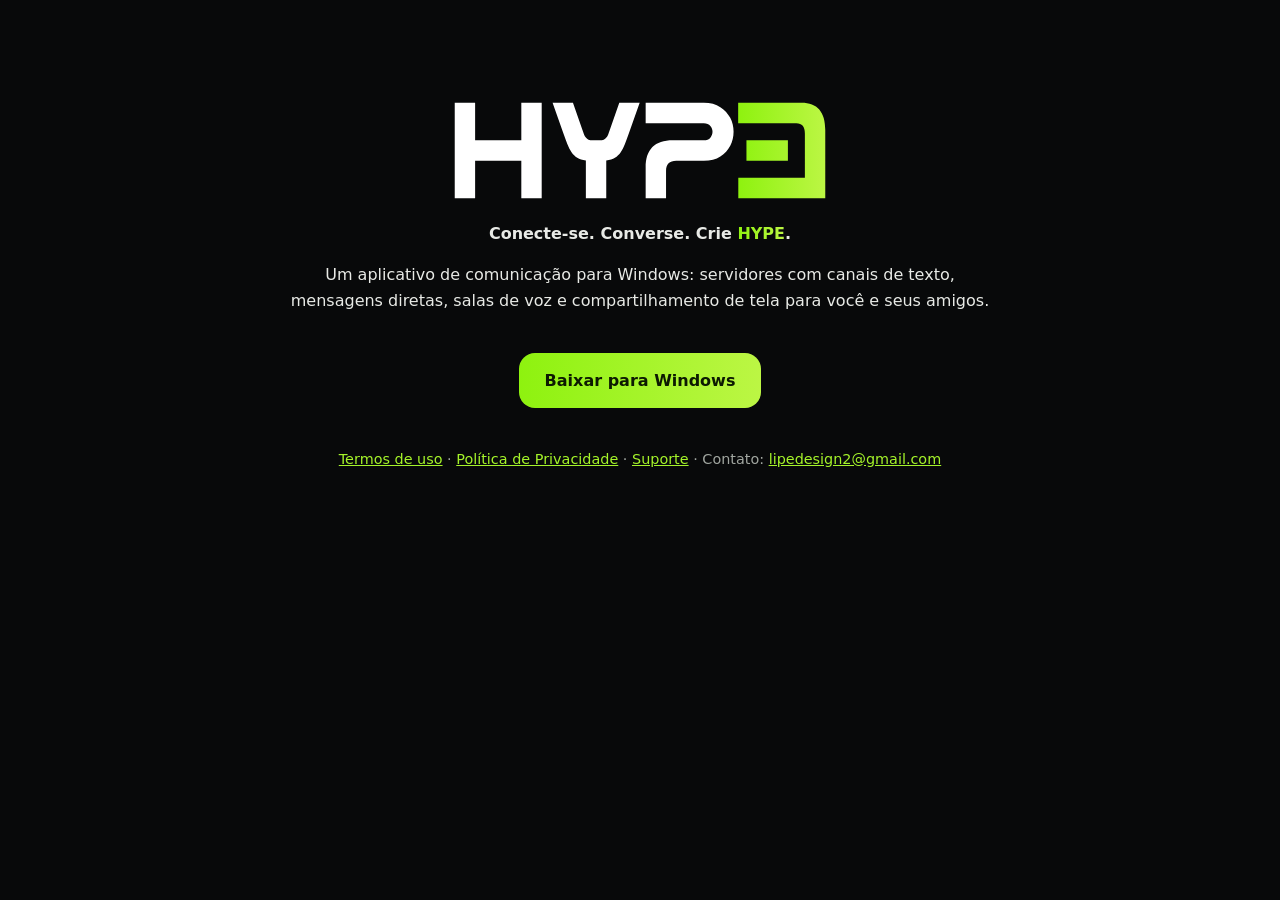
<file: index.html>
<!doctype html>
<html lang="pt-BR">
  <head>
    <meta charset="utf-8" />
    <meta name="viewport" content="width=device-width, initial-scale=1" />
    <title>HYPE</title>
    <meta name="description" content="HYPE: servidores, mensagens, voz e tela para você e seus amigos." />
    <link rel="icon" href="icone.svg" type="image/svg+xml" />
    <link rel="stylesheet" href="estilo.css" />
  </head>
  <body>
    <main class="inicio">
      <h1 class="marca"><img src="logo.svg" alt="HYPE" width="820" height="232" /></h1>
      <p class="lema">Conecte-se. Converse. Crie <span>HYPE</span>.</p>
      <p>
        Um aplicativo de comunicação para Windows: servidores com canais de texto, mensagens diretas,
        salas de voz e compartilhamento de tela para você e seus amigos.
      </p>
      <p>
        <a class="botao" href="https://github.com/Fehypez/hype-releases/releases/latest">Baixar para Windows</a>
      </p>
      <p class="rodape">
        <a href="termos.html">Termos de uso</a>
        · <a href="privacidade.html">Política de Privacidade</a>
        · <a href="suporte.html">Suporte</a>
        · Contato: <a href="mailto:lipedesign2@gmail.com">lipedesign2@gmail.com</a>
      </p>
    </main>
  </body>
</html>
</file>
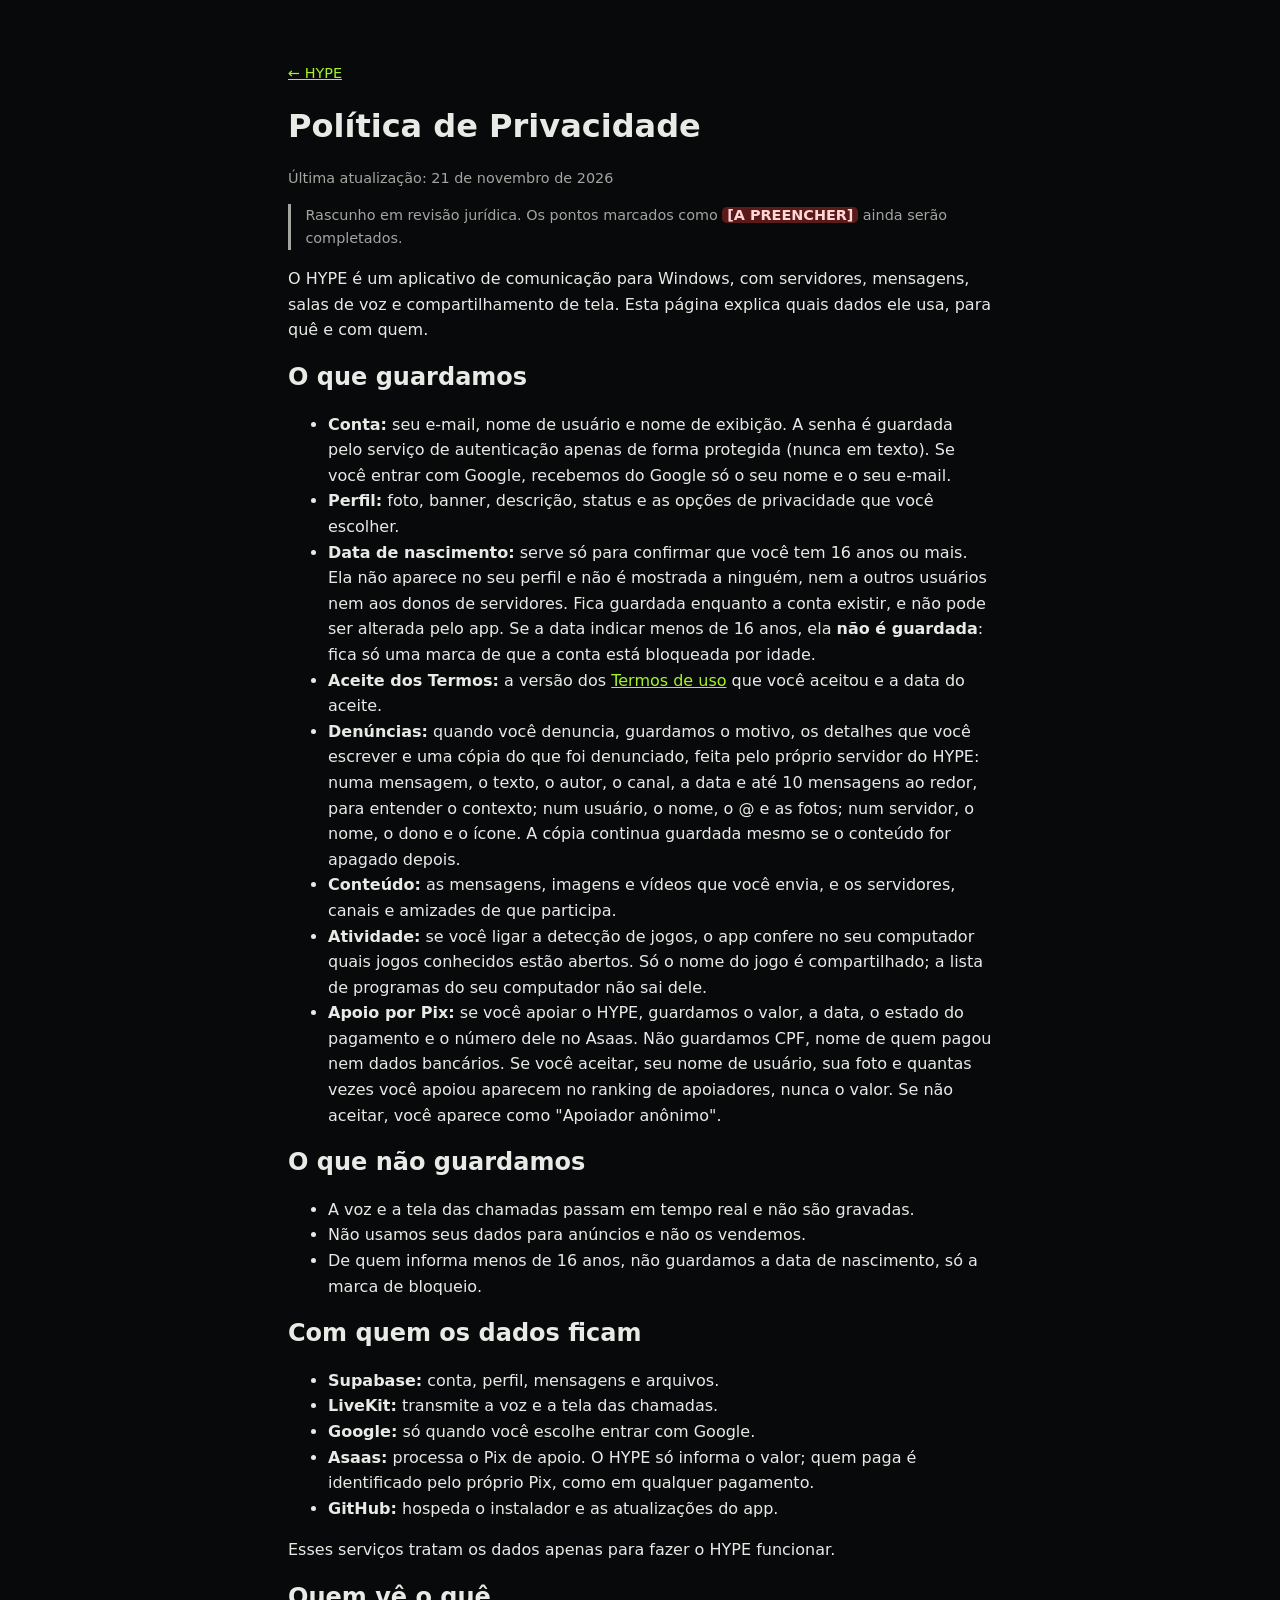
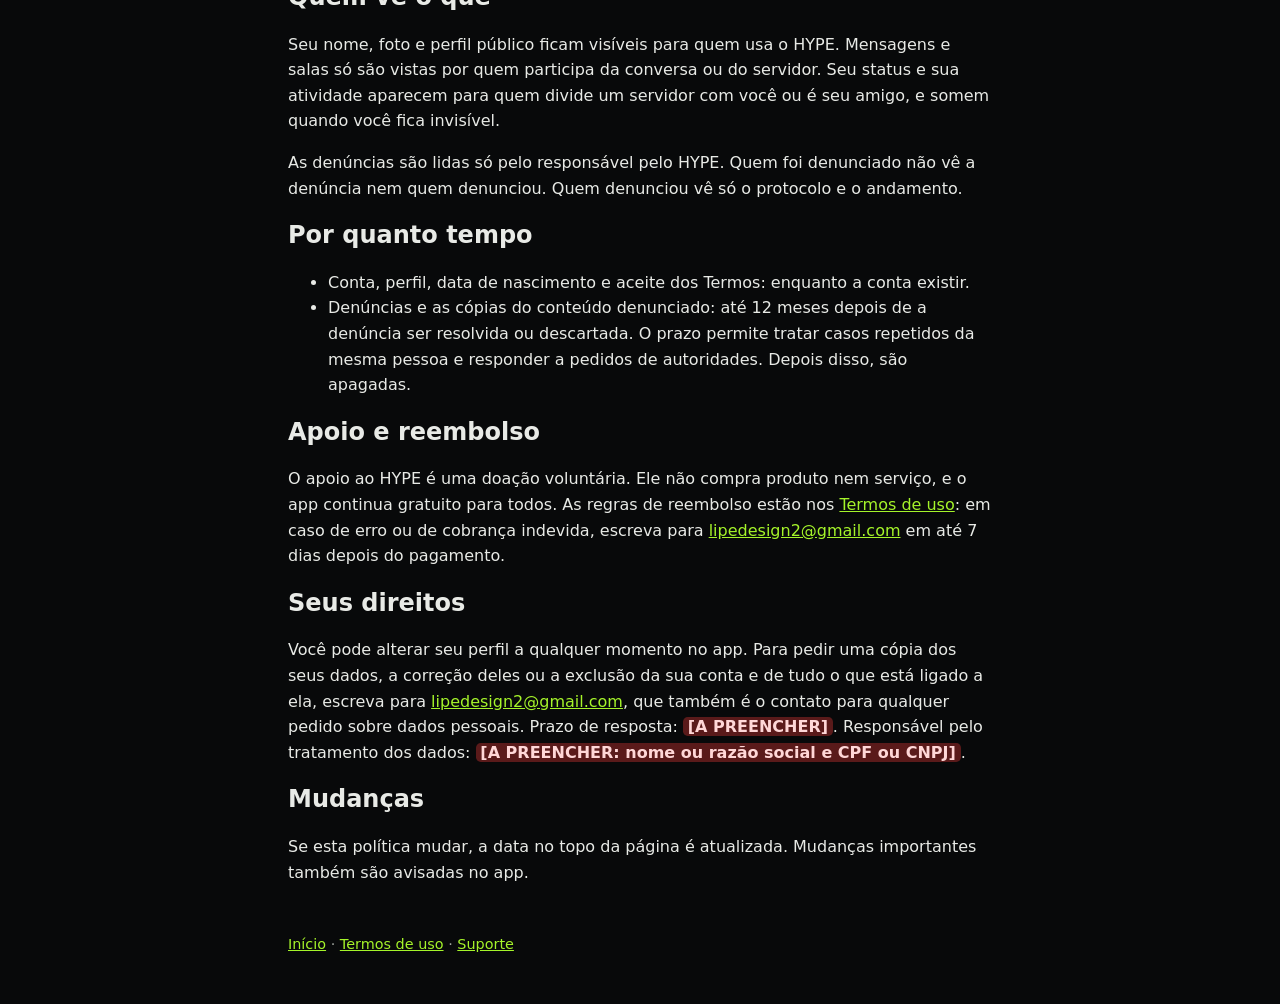
<file: privacidade.html>
<!doctype html>
<html lang="pt-BR">
  <head>
    <meta charset="utf-8" />
    <meta name="viewport" content="width=device-width, initial-scale=1" />
    <title>Política de Privacidade — HYPE</title>
    <link rel="icon" href="icone.svg" type="image/svg+xml" />
    <link rel="stylesheet" href="estilo.css" />
  </head>
  <body>
    <main>
      <p class="voltar"><a href="./">← HYPE</a></p>
      <h1>Política de Privacidade</h1>
      <p class="data">Última atualização: 21 de novembro de 2026</p>
      <p class="rascunho">
        Rascunho em revisão jurídica. Os pontos marcados como
        <span class="pendente">[A PREENCHER]</span> ainda serão completados.
      </p>

      <p>
        O HYPE é um aplicativo de comunicação para Windows, com servidores, mensagens, salas de voz e
        compartilhamento de tela. Esta página explica quais dados ele usa, para quê e com quem.
      </p>

      <h2>O que guardamos</h2>
      <ul>
        <li>
          <strong>Conta:</strong> seu e-mail, nome de usuário e nome de exibição. A senha é guardada
          pelo serviço de autenticação apenas de forma protegida (nunca em texto). Se você entrar com
          Google, recebemos do Google só o seu nome e o seu e-mail.
        </li>
        <li>
          <strong>Perfil:</strong> foto, banner, descrição, status e as opções de privacidade que você
          escolher.
        </li>
        <li>
          <strong>Data de nascimento:</strong> serve só para confirmar que você tem 16 anos ou mais. Ela
          não aparece no seu perfil e não é mostrada a ninguém, nem a outros usuários nem aos donos de
          servidores. Fica guardada enquanto a conta existir, e não pode ser alterada pelo app. Se a
          data indicar menos de 16 anos, ela <strong>não é guardada</strong>: fica só uma marca de que a
          conta está bloqueada por idade.
        </li>
        <li>
          <strong>Aceite dos Termos:</strong> a versão dos <a href="termos.html">Termos de uso</a> que
          você aceitou e a data do aceite.
        </li>
        <li>
          <strong>Denúncias:</strong> quando você denuncia, guardamos o motivo, os detalhes que você
          escrever e uma cópia do que foi denunciado, feita pelo próprio servidor do HYPE: numa
          mensagem, o texto, o autor, o canal, a data e até 10 mensagens ao redor, para entender o
          contexto; num usuário, o nome, o @ e as fotos; num servidor, o nome, o dono e o ícone. A
          cópia continua guardada mesmo se o conteúdo for apagado depois.
        </li>
        <li>
          <strong>Conteúdo:</strong> as mensagens, imagens e vídeos que você envia, e os servidores,
          canais e amizades de que participa.
        </li>
        <li>
          <strong>Atividade:</strong> se você ligar a detecção de jogos, o app confere no seu
          computador quais jogos conhecidos estão abertos. Só o nome do jogo é compartilhado; a lista
          de programas do seu computador não sai dele.
        </li>
        <li>
          <strong>Apoio por Pix:</strong> se você apoiar o HYPE, guardamos o valor, a data, o estado do
          pagamento e o número dele no Asaas. Não guardamos CPF, nome de quem pagou nem dados
          bancários. Se você aceitar, seu nome de usuário, sua foto e quantas vezes você apoiou aparecem
          no ranking de apoiadores, nunca o valor. Se não aceitar, você aparece como "Apoiador anônimo".
        </li>
      </ul>

      <h2>O que não guardamos</h2>
      <ul>
        <li>A voz e a tela das chamadas passam em tempo real e não são gravadas.</li>
        <li>Não usamos seus dados para anúncios e não os vendemos.</li>
        <li>
          De quem informa menos de 16 anos, não guardamos a data de nascimento, só a marca de bloqueio.
        </li>
      </ul>

      <h2>Com quem os dados ficam</h2>
      <ul>
        <li><strong>Supabase:</strong> conta, perfil, mensagens e arquivos.</li>
        <li><strong>LiveKit:</strong> transmite a voz e a tela das chamadas.</li>
        <li><strong>Google:</strong> só quando você escolhe entrar com Google.</li>
        <li>
          <strong>Asaas:</strong> processa o Pix de apoio. O HYPE só informa o valor; quem paga é
          identificado pelo próprio Pix, como em qualquer pagamento.
        </li>
        <li><strong>GitHub:</strong> hospeda o instalador e as atualizações do app.</li>
      </ul>
      <p>Esses serviços tratam os dados apenas para fazer o HYPE funcionar.</p>

      <h2>Quem vê o quê</h2>
      <p>
        Seu nome, foto e perfil público ficam visíveis para quem usa o HYPE. Mensagens e salas só são
        vistas por quem participa da conversa ou do servidor. Seu status e sua atividade aparecem para
        quem divide um servidor com você ou é seu amigo, e somem quando você fica invisível.
      </p>
      <p>
        As denúncias são lidas só pelo responsável pelo HYPE. Quem foi denunciado não vê a denúncia nem
        quem denunciou. Quem denunciou vê só o protocolo e o andamento.
      </p>

      <h2>Por quanto tempo</h2>
      <ul>
        <li>Conta, perfil, data de nascimento e aceite dos Termos: enquanto a conta existir.</li>
        <li>
          Denúncias e as cópias do conteúdo denunciado: até 12 meses depois de a denúncia ser
          resolvida ou descartada. O prazo permite tratar casos repetidos da mesma pessoa e responder a
          pedidos de autoridades. Depois disso, são apagadas.
        </li>
      </ul>

      <h2>Apoio e reembolso</h2>
      <p>
        O apoio ao HYPE é uma doação voluntária. Ele não compra produto nem serviço, e o app continua
        gratuito para todos. As regras de reembolso estão nos <a href="termos.html">Termos de uso</a>:
        em caso de erro ou de cobrança indevida, escreva para
        <a href="mailto:lipedesign2@gmail.com">lipedesign2@gmail.com</a> em até 7 dias depois do pagamento.
      </p>

      <h2>Seus direitos</h2>
      <p>
        Você pode alterar seu perfil a qualquer momento no app. Para pedir uma cópia dos seus dados, a
        correção deles ou a exclusão da sua conta e de tudo o que está ligado a ela, escreva para
        <a href="mailto:lipedesign2@gmail.com">lipedesign2@gmail.com</a>, que também é o contato para qualquer
        pedido sobre dados pessoais. Prazo de resposta: <span class="pendente">[A PREENCHER]</span>.
        Responsável pelo tratamento dos dados:
        <span class="pendente">[A PREENCHER: nome ou razão social e CPF ou CNPJ]</span>.
      </p>

      <h2>Mudanças</h2>
      <p>
        Se esta política mudar, a data no topo da página é atualizada. Mudanças importantes também são
        avisadas no app.
      </p>

      <nav class="paginas">
        <a href="./">Início</a> · <a href="termos.html">Termos de uso</a> ·
        <a href="suporte.html">Suporte</a>
      </nav>
    </main>
  </body>
</html>
</file>
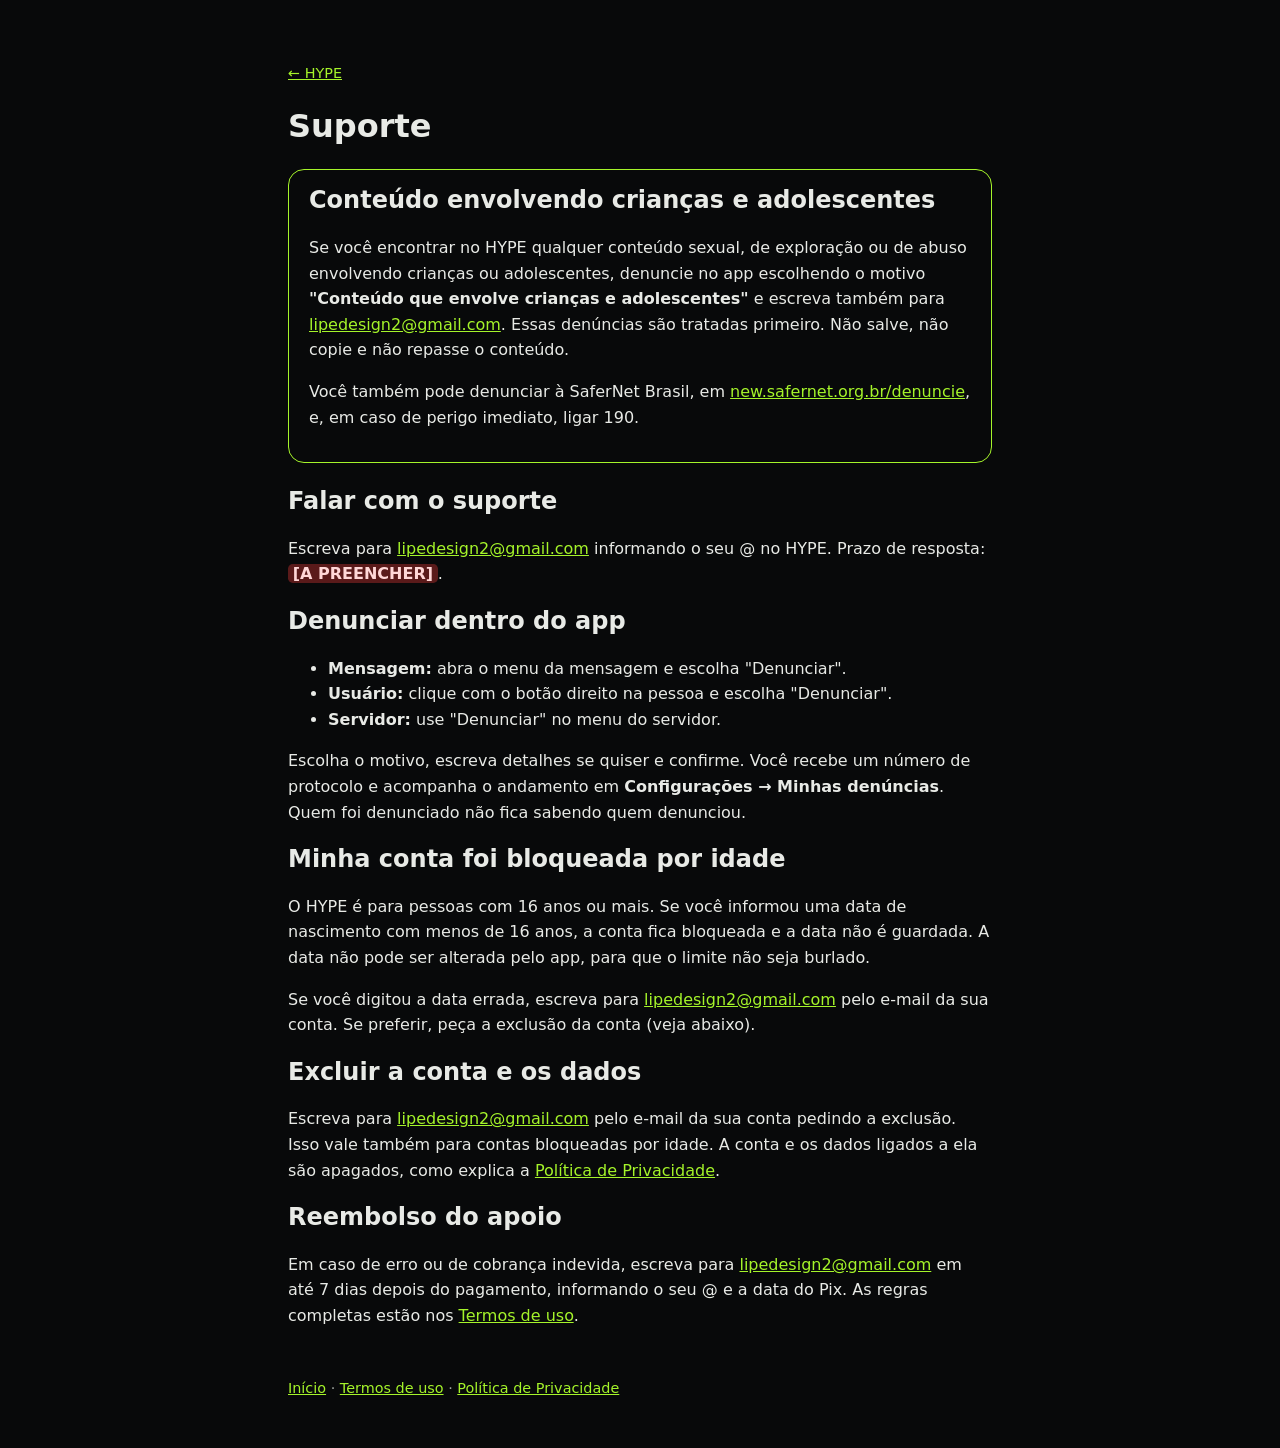
<file: suporte.html>
<!doctype html>
<html lang="pt-BR">
  <head>
    <meta charset="utf-8" />
    <meta name="viewport" content="width=device-width, initial-scale=1" />
    <title>Suporte — HYPE</title>
    <link rel="icon" href="icone.svg" type="image/svg+xml" />
    <link rel="stylesheet" href="estilo.css" />
  </head>
  <body>
    <main>
      <p class="voltar"><a href="./">← HYPE</a></p>
      <h1>Suporte</h1>

      <section class="aviso">
        <h2>Conteúdo envolvendo crianças e adolescentes</h2>
        <p>
          Se você encontrar no HYPE qualquer conteúdo sexual, de exploração ou de abuso envolvendo
          crianças ou adolescentes, denuncie no app escolhendo o motivo
          <strong>"Conteúdo que envolve crianças e adolescentes"</strong> e escreva também para
          <a href="mailto:lipedesign2@gmail.com">lipedesign2@gmail.com</a>. Essas denúncias são tratadas
          primeiro. Não salve, não copie e não repasse o conteúdo.
        </p>
        <p>
          Você também pode denunciar à SaferNet Brasil, em
          <a href="https://new.safernet.org.br/denuncie">new.safernet.org.br/denuncie</a>, e, em caso
          de perigo imediato, ligar 190.
        </p>
      </section>

      <h2>Falar com o suporte</h2>
      <p>
        Escreva para <a href="mailto:lipedesign2@gmail.com">lipedesign2@gmail.com</a> informando o seu @ no
        HYPE. Prazo de resposta: <span class="pendente">[A PREENCHER]</span>.
      </p>

      <h2>Denunciar dentro do app</h2>
      <ul>
        <li><strong>Mensagem:</strong> abra o menu da mensagem e escolha "Denunciar".</li>
        <li><strong>Usuário:</strong> clique com o botão direito na pessoa e escolha "Denunciar".</li>
        <li><strong>Servidor:</strong> use "Denunciar" no menu do servidor.</li>
      </ul>
      <p>
        Escolha o motivo, escreva detalhes se quiser e confirme. Você recebe um número de protocolo e
        acompanha o andamento em <strong>Configurações → Minhas denúncias</strong>. Quem foi
        denunciado não fica sabendo quem denunciou.
      </p>

      <h2>Minha conta foi bloqueada por idade</h2>
      <p>
        O HYPE é para pessoas com 16 anos ou mais. Se você informou uma data de nascimento com menos
        de 16 anos, a conta fica bloqueada e a data não é guardada. A data não pode ser alterada pelo
        app, para que o limite não seja burlado.
      </p>
      <p>
        Se você digitou a data errada, escreva para
        <a href="mailto:lipedesign2@gmail.com">lipedesign2@gmail.com</a> pelo e-mail da sua conta. Se preferir,
        peça a exclusão da conta (veja abaixo).
      </p>

      <h2>Excluir a conta e os dados</h2>
      <p>
        Escreva para <a href="mailto:lipedesign2@gmail.com">lipedesign2@gmail.com</a> pelo e-mail da sua conta
        pedindo a exclusão. Isso vale também para contas bloqueadas por idade. A conta e os dados
        ligados a ela são apagados, como explica a
        <a href="privacidade.html">Política de Privacidade</a>.
      </p>

      <h2>Reembolso do apoio</h2>
      <p>
        Em caso de erro ou de cobrança indevida, escreva para
        <a href="mailto:lipedesign2@gmail.com">lipedesign2@gmail.com</a> em até 7 dias depois do pagamento,
        informando o seu @ e a data do Pix. As regras completas estão nos
        <a href="termos.html">Termos de uso</a>.
      </p>

      <nav class="paginas">
        <a href="./">Início</a> · <a href="termos.html">Termos de uso</a> ·
        <a href="privacidade.html">Política de Privacidade</a>
      </nav>
    </main>
  </body>
</html>
</file>
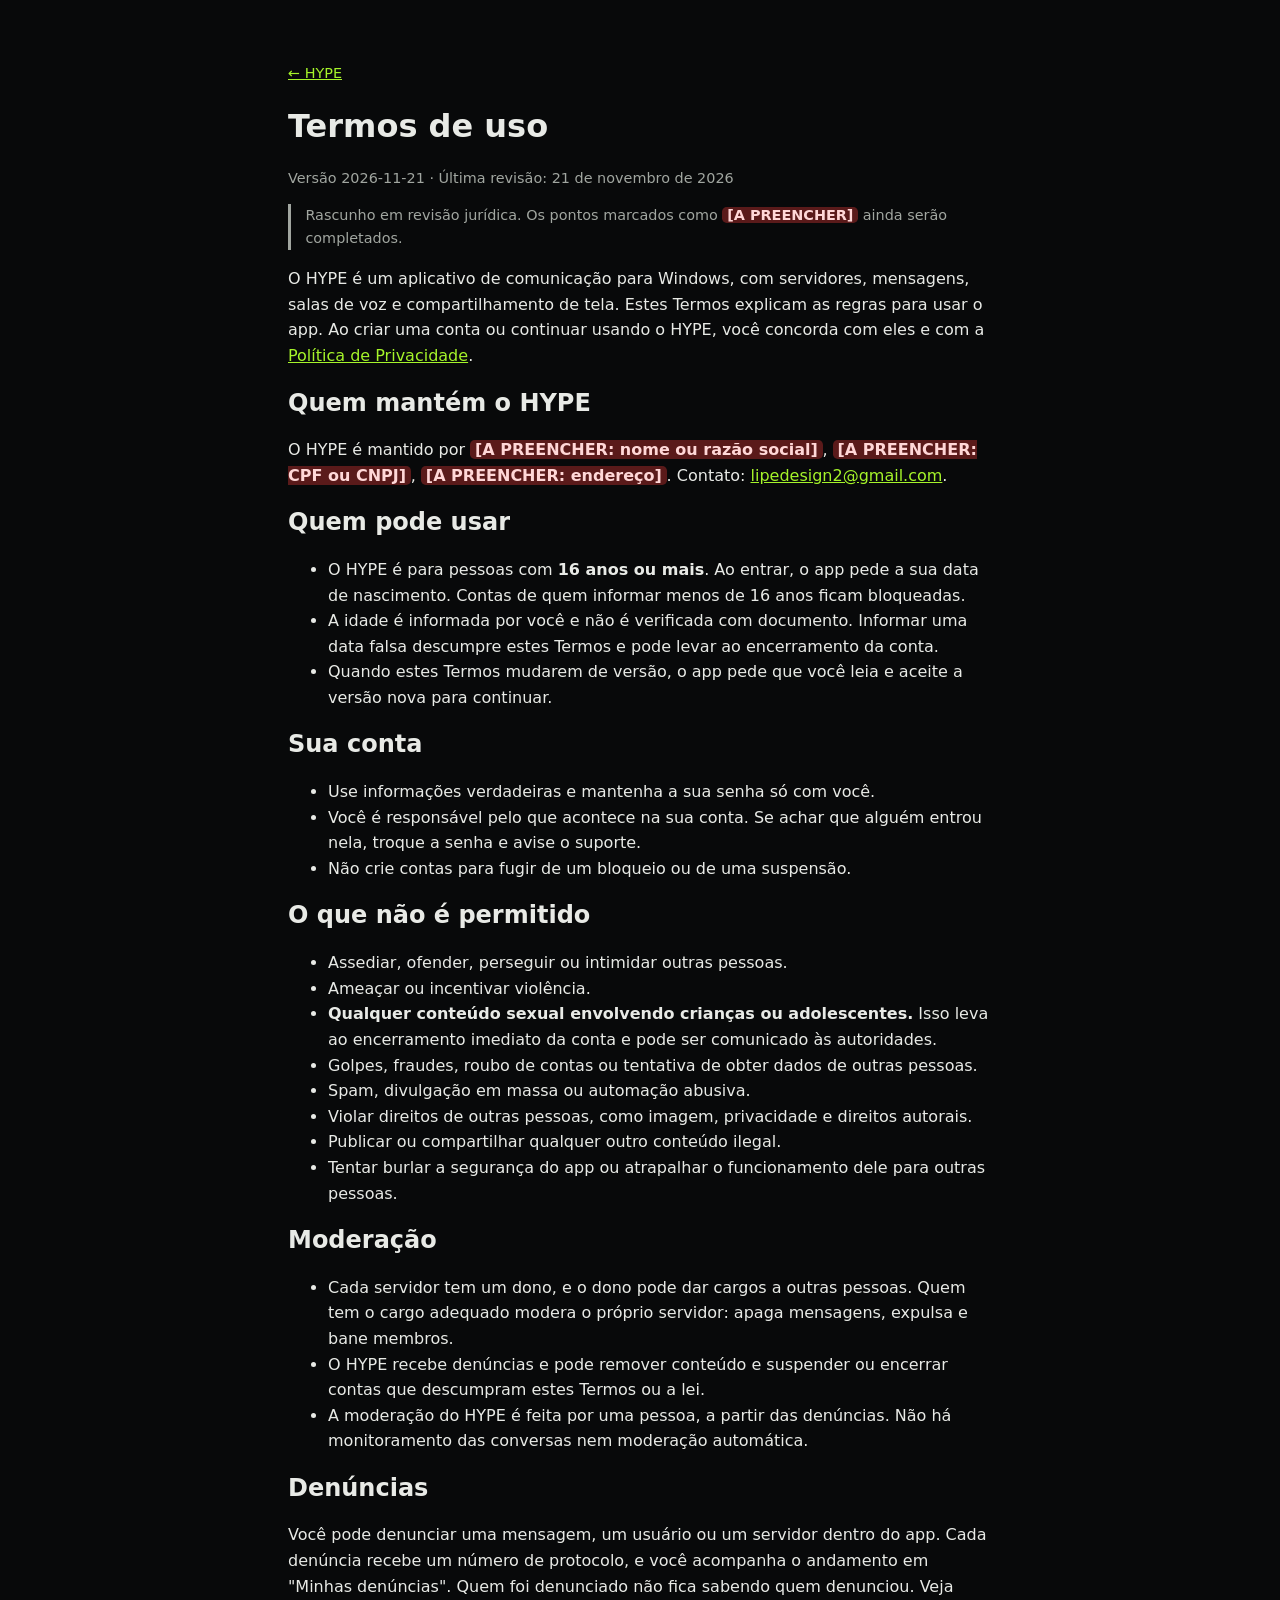
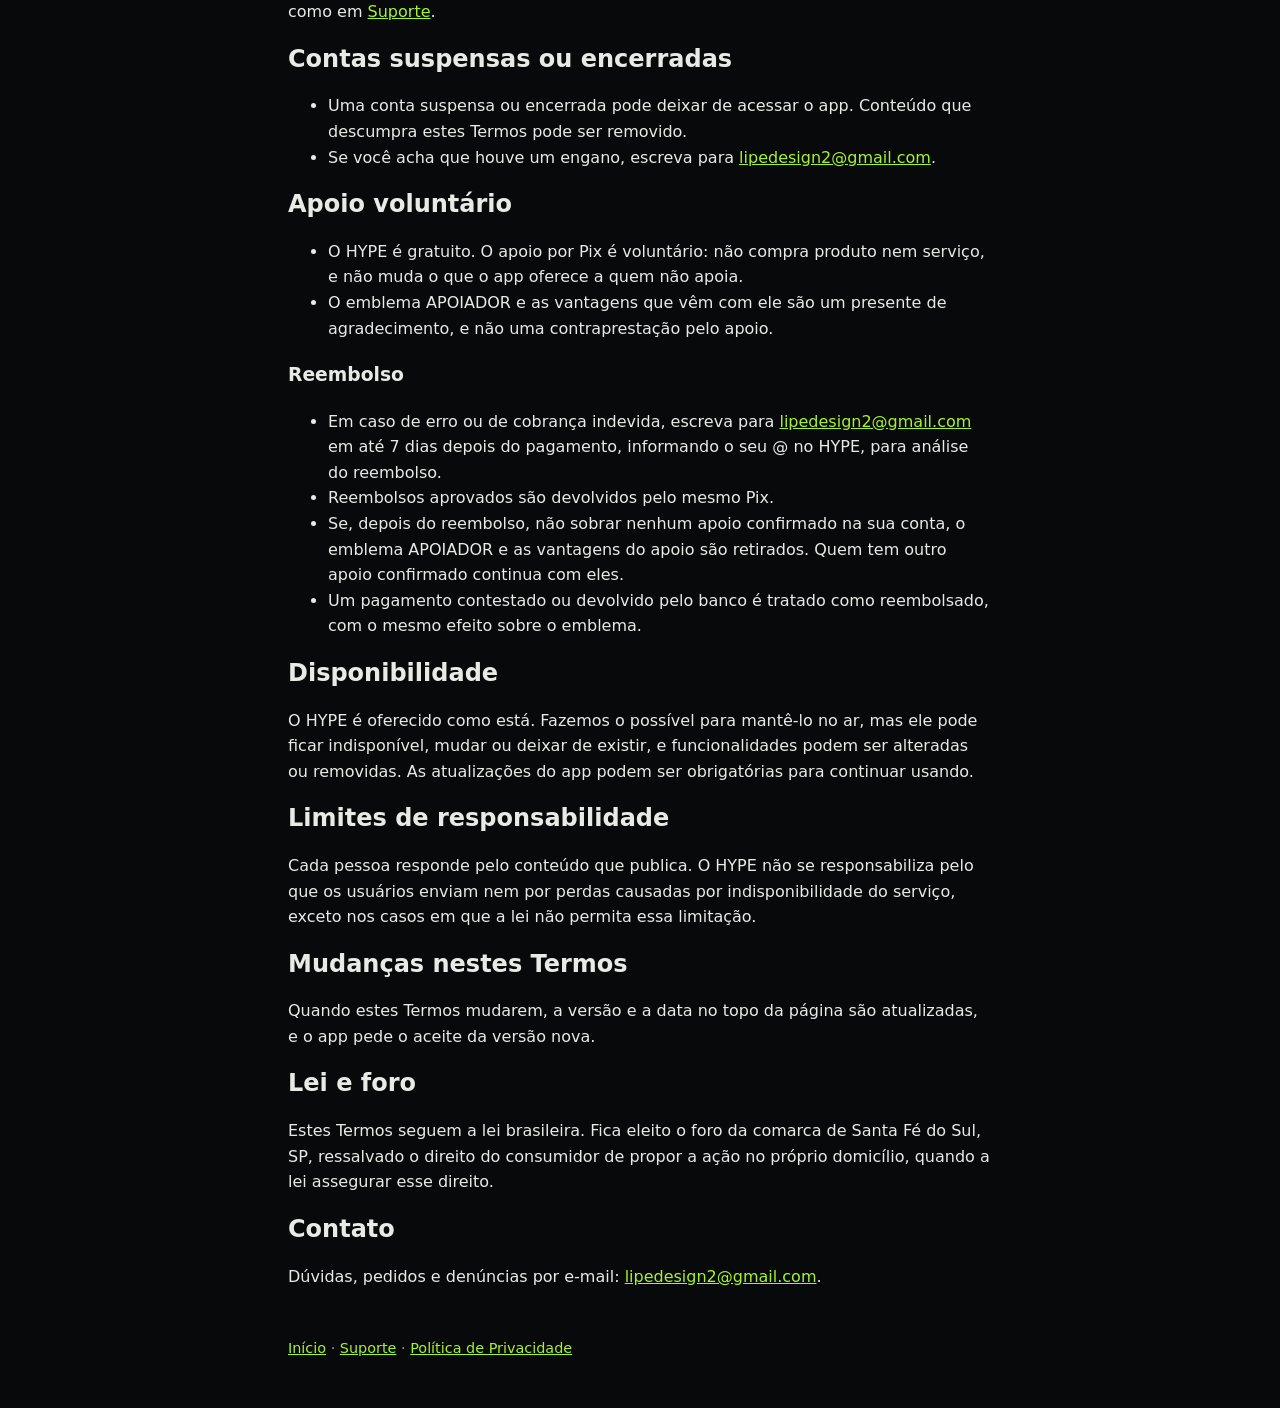
<file: termos.html>
<!doctype html>
<html lang="pt-BR">
  <head>
    <meta charset="utf-8" />
    <meta name="viewport" content="width=device-width, initial-scale=1" />
    <title>Termos de uso — HYPE</title>
    <link rel="icon" href="icone.svg" type="image/svg+xml" />
    <link rel="stylesheet" href="estilo.css" />
  </head>
  <body>
    <main>
      <p class="voltar"><a href="./">← HYPE</a></p>
      <h1>Termos de uso</h1>
      <p class="data">Versão 2026-11-21 · Última revisão: 21 de novembro de 2026</p>
      <p class="rascunho">
        Rascunho em revisão jurídica. Os pontos marcados como
        <span class="pendente">[A PREENCHER]</span> ainda serão completados.
      </p>

      <p>
        O HYPE é um aplicativo de comunicação para Windows, com servidores, mensagens, salas de voz e
        compartilhamento de tela. Estes Termos explicam as regras para usar o app. Ao criar uma conta
        ou continuar usando o HYPE, você concorda com eles e com a
        <a href="privacidade.html">Política de Privacidade</a>.
      </p>

      <h2>Quem mantém o HYPE</h2>
      <p>
        O HYPE é mantido por <span class="pendente">[A PREENCHER: nome ou razão social]</span>,
        <span class="pendente">[A PREENCHER: CPF ou CNPJ]</span>,
        <span class="pendente">[A PREENCHER: endereço]</span>. Contato:
        <a href="mailto:lipedesign2@gmail.com">lipedesign2@gmail.com</a>.
      </p>

      <h2>Quem pode usar</h2>
      <ul>
        <li>
          O HYPE é para pessoas com <strong>16 anos ou mais</strong>. Ao entrar, o app pede a sua data
          de nascimento. Contas de quem informar menos de 16 anos ficam bloqueadas.
        </li>
        <li>
          A idade é informada por você e não é verificada com documento. Informar uma data falsa
          descumpre estes Termos e pode levar ao encerramento da conta.
        </li>
        <li>
          Quando estes Termos mudarem de versão, o app pede que você leia e aceite a versão nova para
          continuar.
        </li>
      </ul>

      <h2>Sua conta</h2>
      <ul>
        <li>Use informações verdadeiras e mantenha a sua senha só com você.</li>
        <li>
          Você é responsável pelo que acontece na sua conta. Se achar que alguém entrou nela, troque a
          senha e avise o suporte.
        </li>
        <li>Não crie contas para fugir de um bloqueio ou de uma suspensão.</li>
      </ul>

      <h2>O que não é permitido</h2>
      <ul>
        <li>Assediar, ofender, perseguir ou intimidar outras pessoas.</li>
        <li>Ameaçar ou incentivar violência.</li>
        <li>
          <strong>Qualquer conteúdo sexual envolvendo crianças ou adolescentes.</strong> Isso leva ao
          encerramento imediato da conta e pode ser comunicado às autoridades.
        </li>
        <li>Golpes, fraudes, roubo de contas ou tentativa de obter dados de outras pessoas.</li>
        <li>Spam, divulgação em massa ou automação abusiva.</li>
        <li>Violar direitos de outras pessoas, como imagem, privacidade e direitos autorais.</li>
        <li>Publicar ou compartilhar qualquer outro conteúdo ilegal.</li>
        <li>Tentar burlar a segurança do app ou atrapalhar o funcionamento dele para outras pessoas.</li>
      </ul>

      <h2>Moderação</h2>
      <ul>
        <li>
          Cada servidor tem um dono, e o dono pode dar cargos a outras pessoas. Quem tem o cargo
          adequado modera o próprio servidor: apaga mensagens, expulsa e bane membros.
        </li>
        <li>
          O HYPE recebe denúncias e pode remover conteúdo e suspender ou encerrar contas que
          descumpram estes Termos ou a lei.
        </li>
        <li>
          A moderação do HYPE é feita por uma pessoa, a partir das denúncias. Não há monitoramento
          das conversas nem moderação automática.
        </li>
      </ul>

      <h2>Denúncias</h2>
      <p>
        Você pode denunciar uma mensagem, um usuário ou um servidor dentro do app. Cada denúncia
        recebe um número de protocolo, e você acompanha o andamento em "Minhas denúncias". Quem foi
        denunciado não fica sabendo quem denunciou. Veja como em <a href="suporte.html">Suporte</a>.
      </p>

      <h2>Contas suspensas ou encerradas</h2>
      <ul>
        <li>
          Uma conta suspensa ou encerrada pode deixar de acessar o app. Conteúdo que descumpra estes
          Termos pode ser removido.
        </li>
        <li>
          Se você acha que houve um engano, escreva para
          <a href="mailto:lipedesign2@gmail.com">lipedesign2@gmail.com</a>.
        </li>
      </ul>

      <h2>Apoio voluntário</h2>
      <ul>
        <li>
          O HYPE é gratuito. O apoio por Pix é voluntário: não compra produto nem serviço, e não muda o
          que o app oferece a quem não apoia.
        </li>
        <li>
          O emblema APOIADOR e as vantagens que vêm com ele são um presente de agradecimento, e não
          uma contraprestação pelo apoio.
        </li>
      </ul>

      <h3>Reembolso</h3>
      <ul>
        <li>
          Em caso de erro ou de cobrança indevida, escreva para
          <a href="mailto:lipedesign2@gmail.com">lipedesign2@gmail.com</a> em até 7 dias depois do pagamento,
          informando o seu @ no HYPE, para análise do reembolso.
        </li>
        <li>Reembolsos aprovados são devolvidos pelo mesmo Pix.</li>
        <li>
          Se, depois do reembolso, não sobrar nenhum apoio confirmado na sua conta, o emblema APOIADOR
          e as vantagens do apoio são retirados. Quem tem outro apoio confirmado continua com eles.
        </li>
        <li>
          Um pagamento contestado ou devolvido pelo banco é tratado como reembolsado, com o mesmo
          efeito sobre o emblema.
        </li>
      </ul>

      <h2>Disponibilidade</h2>
      <p>
        O HYPE é oferecido como está. Fazemos o possível para mantê-lo no ar, mas ele pode ficar
        indisponível, mudar ou deixar de existir, e funcionalidades podem ser alteradas ou removidas.
        As atualizações do app podem ser obrigatórias para continuar usando.
      </p>

      <h2>Limites de responsabilidade</h2>
      <p>
        Cada pessoa responde pelo conteúdo que publica. O HYPE não se responsabiliza pelo que os
        usuários enviam nem por perdas causadas por indisponibilidade do serviço, exceto nos casos em
        que a lei não permita essa limitação.
      </p>

      <h2>Mudanças nestes Termos</h2>
      <p>
        Quando estes Termos mudarem, a versão e a data no topo da página são atualizadas, e o app pede
        o aceite da versão nova.
      </p>

      <h2>Lei e foro</h2>
      <p>
        Estes Termos seguem a lei brasileira. Fica eleito o foro da comarca de Santa Fé do Sul, SP,
        ressalvado o direito do consumidor de propor a ação no próprio domicílio, quando a lei
        assegurar esse direito.
      </p>

      <h2>Contato</h2>
      <p>
        Dúvidas, pedidos e denúncias por e-mail:
        <a href="mailto:lipedesign2@gmail.com">lipedesign2@gmail.com</a>.
      </p>

      <nav class="paginas">
        <a href="./">Início</a> · <a href="suporte.html">Suporte</a> ·
        <a href="privacidade.html">Política de Privacidade</a>
      </nav>
    </main>
  </body>
</html>
</file>
<file: estilo.css>
:root {
  color-scheme: dark;
  --fundo: #08090a;
  --texto: #e8eae6;
  --suave: #a1a6a0;
  --destaque: #a5f42a;
  --marca: linear-gradient(to right, #8ef20f, #bcf644);
}

body {
  margin: 0;
  background: var(--fundo);
  color: var(--texto);
  font-family: 'Segoe UI', system-ui, sans-serif;
  line-height: 1.6;
}

main {
  max-width: 44rem;
  margin: 0 auto;
  padding: 3rem 1.25rem;
}

a {
  color: var(--destaque);
}

h1,
h2 {
  line-height: 1.2;
}

.data,
.voltar,
.rodape {
  color: var(--suave);
  font-size: 0.9rem;
}

.inicio {
  text-align: center;
  padding-top: 6rem;
}

.marca {
  margin: 0;
}

.marca img {
  display: block;
  width: min(24rem, 80vw);
  height: auto;
  margin: 0 auto;
}

.lema {
  font-weight: 600;
}

.lema span {
  background: var(--marca);
  background-clip: text;
  -webkit-background-clip: text;
  color: transparent;
}

.botao {
  display: inline-block;
  margin: 1.5rem 0;
  padding: 0.9rem 1.6rem;
  border-radius: 1rem;
  background: var(--marca);
  color: #0d1a02;
  font-weight: 800;
  text-decoration: none;
}

/* Aviso que não pode passar despercebido (ex.: conteúdo envolvendo crianças e adolescentes). */
.aviso {
  border: 1px solid var(--destaque);
  border-radius: 1rem;
  padding: 1rem 1.25rem;
  margin: 1.5rem 0;
}

.aviso h2 {
  margin-top: 0;
}

/* Informação que ainda falta: precisa ser vista e preenchida antes de valer. */
.pendente {
  background: #5a1a1a;
  color: #ffd7d7;
  padding: 0 0.3rem;
  border-radius: 0.3rem;
  font-weight: 700;
}

.rascunho {
  border-left: 3px solid var(--suave);
  padding-left: 0.9rem;
  color: var(--suave);
  font-size: 0.9rem;
}

nav.paginas {
  color: var(--suave);
  font-size: 0.9rem;
  margin-top: 3rem;
}
</file>
